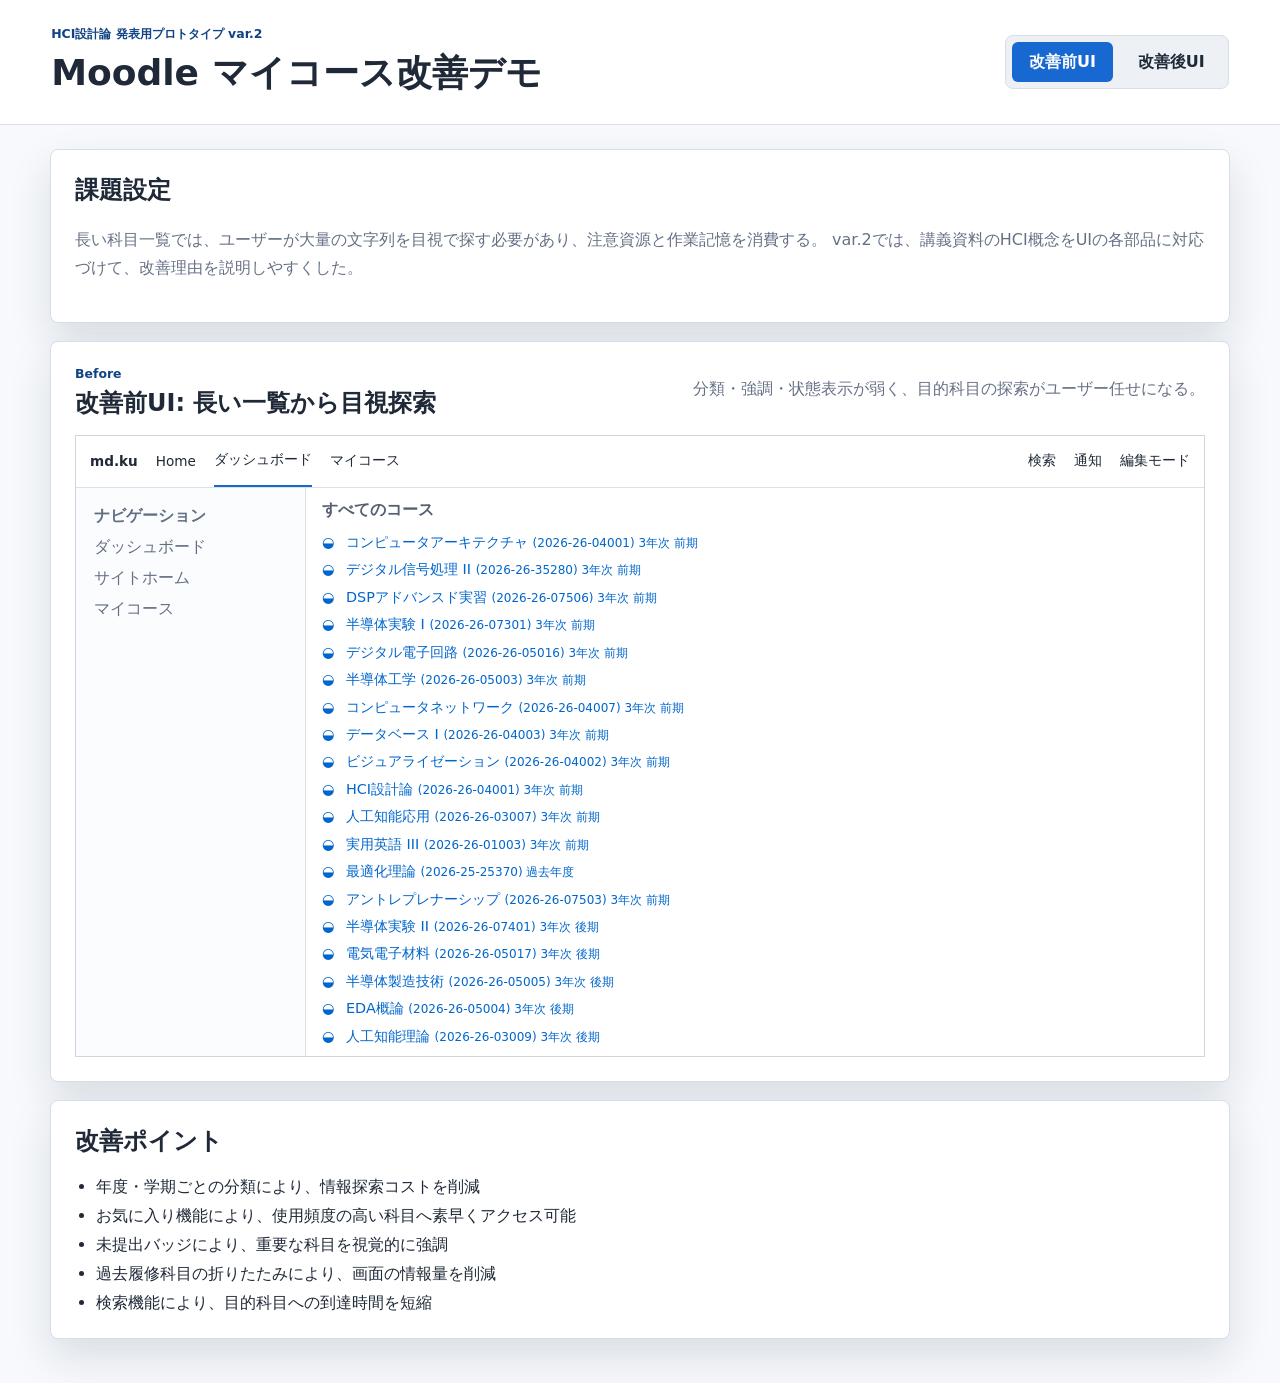
<file: index.html>
<!DOCTYPE html>
<html lang="ja">
<head>
  <meta charset="UTF-8">
  <meta name="viewport" content="width=device-width, initial-scale=1.0">
  <title>Moodle マイコース改善デモ var.2</title>
  <link rel="stylesheet" href="style-var2.css">
</head>
<body>
  <header class="topbar">
    <div>
      <p class="label">HCI設計論 発表用プロトタイプ var.2</p>
      <h1>Moodle マイコース改善デモ</h1>
    </div>
    <div class="mode-switch" aria-label="表示モード">
      <button class="mode-button active" type="button" data-mode="before">改善前UI</button>
      <button class="mode-button" type="button" data-mode="after">改善後UI</button>
    </div>
  </header>

  <main class="page">
    <section class="intro">
      <h2>課題設定</h2>
      <p>
        長い科目一覧では、ユーザーが大量の文字列を目視で探す必要があり、注意資源と作業記憶を消費する。
        var.2では、講義資料のHCI概念をUIの各部品に対応づけて、改善理由を説明しやすくした。
      </p>
    </section>

    <section class="demo active" id="before-panel">
      <div class="section-head">
        <div>
          <p class="label">Before</p>
          <h2>改善前UI: 長い一覧から目視探索</h2>
        </div>
        <p class="note">分類・強調・状態表示が弱く、目的科目の探索がユーザー任せになる。</p>
      </div>

      <div class="moodle-frame">
        <nav class="mock-navigation">
          <strong>md.ku</strong>
          <span>Home</span>
          <span class="current">ダッシュボード</span>
          <span>マイコース</span>
          <span class="spacer"></span>
          <span>検索</span>
          <span>通知</span>
          <span>編集モード</span>
        </nav>
        <div class="legacy-area">
          <aside>
            <strong>ナビゲーション</strong>
            <span>ダッシュボード</span>
            <span>サイトホーム</span>
            <span>マイコース</span>
          </aside>
          <div>
            <p class="legacy-caption">すべてのコース</p>
            <div class="legacy-list" id="legacy-list"></div>
          </div>
        </div>
      </div>
    </section>

    <section class="demo" id="after-panel">
      <div class="section-head">
        <div>
          <p class="label">After</p>
          <h2>改善後UI: HCI概念を反映した一覧</h2>
        </div>
        <p class="note">分類、再認、視覚的強調、フィードバックで探索時間を短縮する。</p>
      </div>

      <div class="dashboard">
        <section class="hci-ribbon" aria-label="反映したHCI概念">
          <article>
            <strong>チャンク化</strong>
            <span>科目を意味のまとまりで分類</span>
          </article>
          <article>
            <strong>再認法</strong>
            <span>タブとフィルターから選ぶ</span>
          </article>
          <article>
            <strong>前注意的処理</strong>
            <span>赤バッジで未提出を即発見</span>
          </article>
          <article>
            <strong>フィードバック</strong>
            <span>件数と選択状態を表示</span>
          </article>
        </section>

        <div class="controls">
          <label class="search">
            <span>検索</span>
            <input id="search-input" type="search" placeholder="例: データ可視化演習">
          </label>
          <label>
            開講年度
            <select id="term-select">
              <option value="all">すべて</option>
              <option value="2026">2026年度</option>
              <option value="2025">2025年度</option>
              <option value="2024">2024年度</option>
            </select>
          </label>
        </div>
        <p class="filter-hint">※ 年度はユーザー本人の学年ではなく、科目の開講年度として扱います。</p>

        <div class="tabs" role="tablist" aria-label="科目分類">
          <button class="tab active" type="button" data-tab="current">今学期</button>
          <button class="tab" type="button" data-tab="favorite">お気に入り</button>
          <button class="tab" type="button" data-tab="todo">未提出あり</button>
          <button class="tab" type="button" data-tab="past">過去履修</button>
        </div>

        <section class="pinned">
          <div class="mini-head">
            <h3>お気に入り固定</h3>
            <span>使用頻度の高い科目を上部に固定</span>
          </div>
          <div class="cards compact" id="favorite-cards"></div>
        </section>

        <section class="course-results">
          <div class="mini-head">
            <h3 id="result-title">今学期の科目</h3>
            <span id="result-count">0件</span>
          </div>
          <div class="cards" id="course-cards"></div>
        </section>

        <details class="past-box">
          <summary>過去履修科目を折りたたむ</summary>
          <div class="cards compact" id="past-cards"></div>
        </details>
      </div>

      <section class="hci-map">
        <h2>この改善で使ったHCI</h2>
        <div class="map-grid">
          <article>
            <h3>チャンク化</h3>
            <p>年度・学期・状態ごとに分け、長い一覧を意味のまとまりに変える。</p>
          </article>
          <article>
            <h3>再認法</h3>
            <p>検索だけに頼らず、タブや選択肢から目的の分類を選べる。</p>
          </article>
          <article>
            <h3>ゲシュタルトの法則</h3>
            <p>近いもの・似た見た目のものをまとまりとして見せ、一覧性を上げる。</p>
          </article>
          <article>
            <h3>前注意的処理</h3>
            <p>未提出を赤色バッジにして、読む前に重要情報へ注意を向ける。</p>
          </article>
          <article>
            <h3>認知負荷の低減</h3>
            <p>過去履修の折りたたみやお気に入り固定で、画面上の不要情報を減らす。</p>
          </article>
          <article>
            <h3>フィードバック</h3>
            <p>選択中タブ、検索件数、バッジにより、操作結果をすぐ確認できる。</p>
          </article>
        </div>
      </section>
    </section>

    <section class="points">
      <h2>改善ポイント</h2>
      <ul>
        <li>年度・学期ごとの分類により、情報探索コストを削減</li>
        <li>お気に入り機能により、使用頻度の高い科目へ素早くアクセス可能</li>
        <li>未提出バッジにより、重要な科目を視覚的に強調</li>
        <li>過去履修科目の折りたたみにより、画面の情報量を削減</li>
        <li>検索機能により、目的科目への到達時間を短縮</li>
      </ul>
    </section>
  </main>

  <script src="script-var2.js"></script>
</body>
</html>
</file>
<file: style-var2.css>
:root {
  --blue: #1769d1;
  --blue-dark: #0f4386;
  --blue-soft: #e8f2ff;
  --cyan-soft: #e8fafb;
  --gray-50: #f7f9fc;
  --gray-100: #edf1f6;
  --gray-200: #d7dee8;
  --gray-500: #667085;
  --gray-800: #1f2937;
  --red: #d92d20;
  --amber: #b7791f;
  --green: #147a4d;
  --shadow: 0 18px 42px rgba(25, 36, 60, 0.13);
}

* {
  box-sizing: border-box;
}

body {
  margin: 0;
  color: var(--gray-800);
  background: var(--gray-50);
  font-family: system-ui, -apple-system, BlinkMacSystemFont, "Segoe UI", sans-serif;
}

button,
input,
select {
  font: inherit;
}

.topbar {
  display: flex;
  align-items: center;
  justify-content: space-between;
  gap: 20px;
  padding: 26px clamp(18px, 4vw, 56px);
  background: #ffffff;
  border-bottom: 1px solid var(--gray-200);
}

h1,
h2,
h3,
p {
  margin-top: 0;
}

h1 {
  margin-bottom: 0;
  font-size: clamp(1.45rem, 3vw, 2.25rem);
}

.label {
  margin-bottom: 6px;
  color: var(--blue-dark);
  font-size: 0.78rem;
  font-weight: 800;
}

.page {
  width: min(1180px, calc(100% - 32px));
  margin: 24px auto 44px;
}

.intro,
.demo,
.points,
.hci-map {
  padding: clamp(16px, 3vw, 24px);
  background: #ffffff;
  border: 1px solid var(--gray-200);
  border-radius: 8px;
  box-shadow: var(--shadow);
}

.intro {
  margin-bottom: 18px;
}

.intro p,
.note {
  color: var(--gray-500);
  line-height: 1.75;
}

.mode-switch {
  display: flex;
  gap: 8px;
  padding: 6px;
  background: var(--gray-100);
  border: 1px solid var(--gray-200);
  border-radius: 8px;
}

.mode-button,
.tab {
  min-height: 40px;
  padding: 0 16px;
  border: 1px solid transparent;
  border-radius: 6px;
  background: transparent;
  color: var(--gray-800);
  font-weight: 800;
  cursor: pointer;
}

.mode-button.active,
.tab.active {
  color: #ffffff;
  background: var(--blue);
}

.demo {
  display: none;
  margin-bottom: 18px;
}

.demo.active {
  display: block;
}

.section-head,
.mini-head {
  display: flex;
  align-items: end;
  justify-content: space-between;
  gap: 16px;
  margin-bottom: 16px;
}

.section-head h2,
.mini-head h3 {
  margin-bottom: 0;
}

.mini-head span,
#result-count {
  color: var(--gray-500);
  font-size: 0.9rem;
  font-weight: 700;
}

.moodle-frame {
  min-height: 620px;
  overflow: hidden;
  background: #ffffff;
  border: 1px solid #cfd6df;
}

.mock-navigation {
  display: flex;
  align-items: center;
  gap: 18px;
  height: 52px;
  padding: 0 14px;
  font-size: 0.85rem;
  border-bottom: 1px solid #dce1e8;
}

.mock-navigation .current {
  display: inline-flex;
  align-items: center;
  height: 52px;
  border-bottom: 2px solid var(--blue);
}

.mock-navigation .spacer {
  flex: 1;
}

.legacy-area {
  display: grid;
  grid-template-columns: 230px minmax(0, 1fr);
}

.legacy-area aside {
  display: flex;
  flex-direction: column;
  gap: 10px;
  min-height: 568px;
  padding: 18px;
  color: #637083;
  background: #fbfcfe;
  border-right: 1px solid #dce1e8;
}

.legacy-caption {
  margin: 12px 16px 8px;
  color: #555f70;
  font-weight: 700;
}

.legacy-list {
  max-height: 520px;
  overflow-y: auto;
  padding: 0 16px 18px;
}

.legacy-course {
  display: grid;
  grid-template-columns: 18px minmax(0, 1fr);
  gap: 6px;
  padding: 4px 0;
  color: #0066cc;
  font-size: 0.9rem;
  line-height: 1.35;
  text-decoration: none;
}

.legacy-course:hover {
  text-decoration: underline;
}

.dashboard {
  padding: clamp(14px, 3vw, 22px);
  background: #f8fbff;
  border: 1px solid var(--gray-200);
  border-radius: 8px;
}

.hci-ribbon {
  display: grid;
  grid-template-columns: repeat(4, 1fr);
  gap: 10px;
  margin-bottom: 16px;
}

.hci-ribbon article {
  min-height: 86px;
  padding: 12px;
  background: #ffffff;
  border: 1px solid var(--gray-200);
  border-top: 4px solid var(--blue);
  border-radius: 8px;
}

.hci-ribbon strong {
  display: block;
  margin-bottom: 6px;
}

.hci-ribbon span {
  color: var(--gray-500);
  font-size: 0.86rem;
  line-height: 1.5;
}

.controls {
  display: grid;
  grid-template-columns: minmax(260px, 1fr) 220px;
  gap: 12px;
  margin-bottom: 14px;
}

.controls label {
  display: grid;
  gap: 6px;
  color: var(--gray-500);
  font-weight: 800;
}

.controls input,
.controls select {
  min-height: 46px;
  padding: 0 12px;
  border: 1px solid var(--gray-200);
  border-radius: 8px;
  background: #ffffff;
}

.tabs {
  display: flex;
  flex-wrap: wrap;
  gap: 8px;
  margin-bottom: 16px;
}

.filter-hint {
  margin: -4px 0 14px;
  color: var(--gray-500);
  font-size: 0.86rem;
  line-height: 1.6;
}

.tab {
  background: #ffffff;
  border-color: var(--gray-200);
}

.pinned,
.course-results,
.past-box {
  margin-top: 14px;
  padding: 16px;
  background: #ffffff;
  border: 1px solid var(--gray-200);
  border-radius: 8px;
}

.cards {
  display: grid;
  grid-template-columns: repeat(auto-fit, minmax(230px, 1fr));
  gap: 12px;
}

.cards.compact {
  grid-template-columns: repeat(auto-fit, minmax(210px, 1fr));
}

.card {
  min-height: 148px;
  padding: 14px;
  background: #ffffff;
  border: 1px solid var(--gray-200);
  border-left: 5px solid var(--blue);
  border-radius: 8px;
}

.card.favorite {
  background: var(--blue-soft);
}

.card.past {
  border-left-color: #8a96a8;
}

.card-header {
  display: flex;
  justify-content: space-between;
  gap: 12px;
  margin-bottom: 8px;
}

.card h4 {
  margin: 0 0 6px;
  line-height: 1.35;
}

.meta {
  margin: 0 0 10px;
  color: var(--gray-500);
  font-size: 0.84rem;
  line-height: 1.5;
}

.star {
  color: var(--amber);
  font-size: 1.2rem;
}

.badges {
  display: flex;
  flex-wrap: wrap;
  gap: 6px;
}

.badge {
  display: inline-flex;
  align-items: center;
  min-height: 24px;
  padding: 0 8px;
  color: var(--gray-800);
  background: var(--gray-100);
  border-radius: 999px;
  font-size: 0.78rem;
  font-weight: 800;
}

.badge.todo {
  color: #ffffff;
  background: var(--red);
}

.badge.recent {
  color: #ffffff;
  background: var(--green);
}

.empty {
  grid-column: 1 / -1;
  padding: 24px;
  color: var(--gray-500);
  text-align: center;
  border: 1px dashed var(--gray-200);
  border-radius: 8px;
}

.past-box summary {
  cursor: pointer;
  font-weight: 800;
}

.past-box .cards {
  margin-top: 14px;
}

.hci-map {
  margin-top: 18px;
  box-shadow: none;
}

.map-grid {
  display: grid;
  grid-template-columns: repeat(3, 1fr);
  gap: 12px;
}

.map-grid article {
  padding: 14px;
  background: var(--cyan-soft);
  border: 1px solid #c6e9ee;
  border-radius: 8px;
}

.map-grid h3 {
  margin-bottom: 8px;
}

.map-grid p {
  margin-bottom: 0;
  color: #39515c;
  line-height: 1.65;
}

.points ul {
  display: grid;
  gap: 8px;
  margin: 0;
  padding-left: 1.3em;
}

@media (max-width: 820px) {
  .topbar,
  .section-head {
    align-items: stretch;
    flex-direction: column;
  }

  .mode-switch {
    display: grid;
    grid-template-columns: 1fr 1fr;
  }

  .legacy-area,
  .controls,
  .hci-ribbon,
  .map-grid {
    grid-template-columns: 1fr;
  }

  .legacy-area aside {
    display: none;
  }

  .mock-navigation {
    overflow-x: auto;
    white-space: nowrap;
  }

  .cards,
  .cards.compact {
    grid-template-columns: 1fr;
  }
}
</file>
